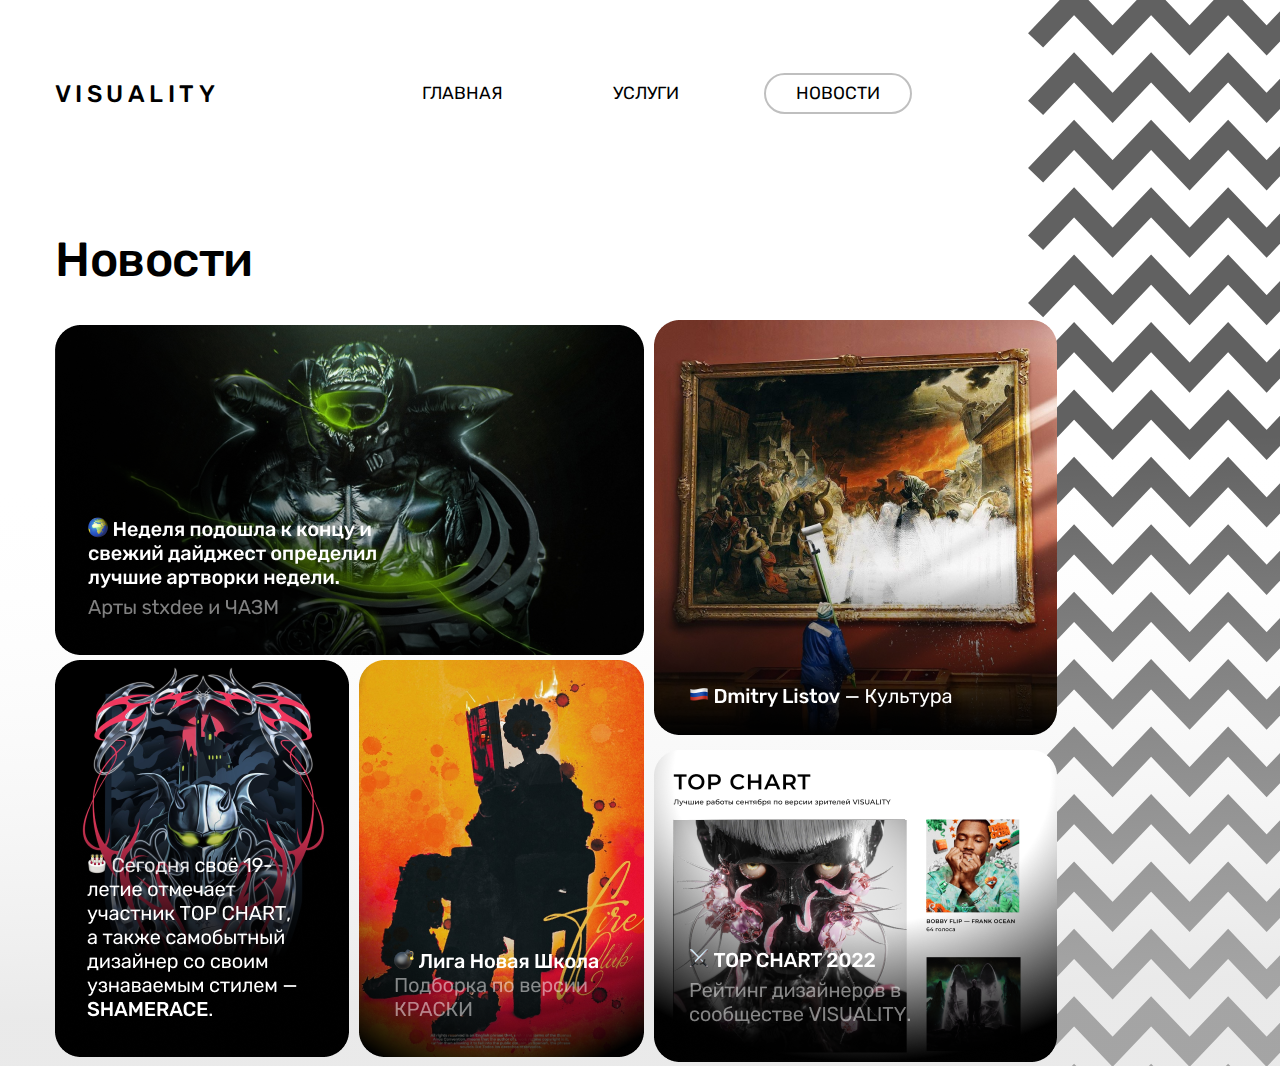
<file: news.html>
<!doctype html><html lang="en"><head><meta charset="UTF-8"><meta http-equiv="X-UA-Compatible" content="IE=edge"><meta name="viewport" content="width=device-width,initial-scale=1"><title>Новости</title><script defer="defer" src="js/main.js"></script><link href="css/style.css" rel="stylesheet"></head><body class="news-page"><header class="header"><div class="container"><nav class="nav"><a href="./index.html" class="nav__logo">visuality</a><ul class="nav__inner"><li class="nav__link"><a href="./index.html">Главная</a></li><li class="nav__link"><a href="./services.html">Услуги</a></li><li class="nav__link"><a href="./news.html">Новости</a></li></ul></nav></div></header><section class="feed"><div class="container feed-container"><h1 class="feed__title">Новости</h1><div class="feed__inner"><div class="feed__left"><a target="_blank" href="https://vk.com/visuality.community" class="feed__link"><img src="./assets/img/stxdee-news.png" alt="Лучшие артворки недели"></a><div class="feed__inner"><a target="_blank" href="https://vk.com/visuality.community" class="feed__link"><img src="./assets/img/shamerace-news.png" alt="День рождение shamerace"></a><a target="_blank" href="https://vk.com/visuality.community" class="feed__link"><img src="./assets/img/kraski-news.png" alt="Подборка Краски"></a></div></div><div class="feed__right"><a target="_blank" href="https://vk.com/visuality.community" class="feed__link"><img src="./assets/img/rasiya-news.png" alt="Дмитрий Листов - Культура"></a><a target="_blank" href="https://vk.com/visuality.community" class="feed__link feed__link-last"><img src="./assets/img/topchart-news.png" alt="Рейтинг дизайнеров"></a></div></div></div></section></body></html>
</file>
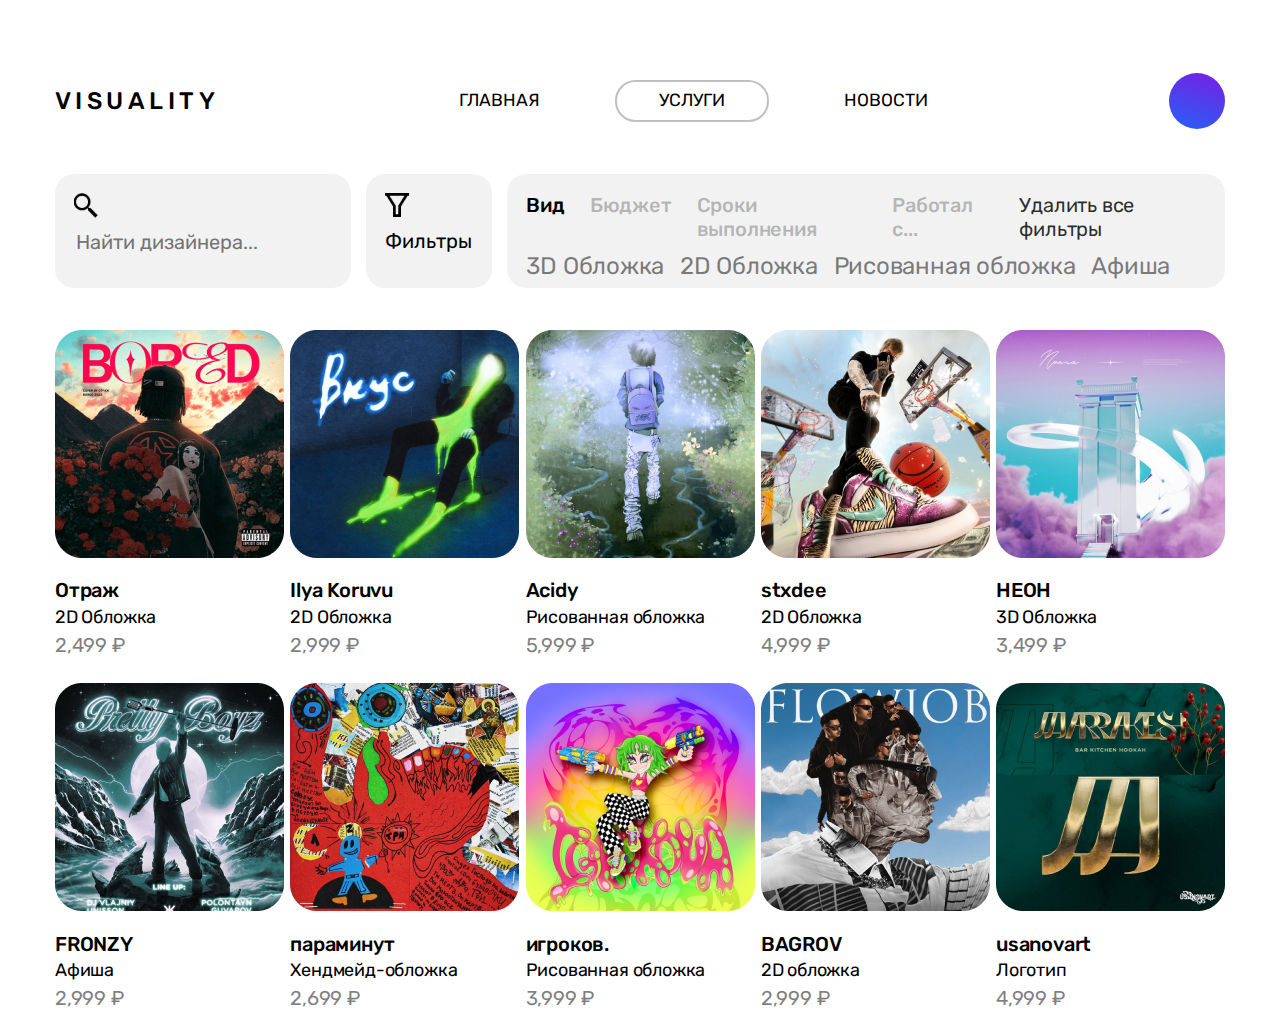
<file: services.html>
<!doctype html><html lang="en"><head><meta charset="UTF-8"><meta http-equiv="X-UA-Compatible" content="IE=edge"><meta name="viewport" content="width=device-width,initial-scale=1"><title>Услуги</title><script defer="defer" src="js/main.js"></script><link href="css/style.css" rel="stylesheet"></head><body class="services-page"><header class="header"><div class="container"><nav class="nav"><a href="./index.html" class="nav__logo">visuality</a><ul class="nav__inner"><li class="nav__link"><a href="./index.html">Главная</a></li><li class="nav__link"><a href="./services.html">Услуги</a></li><li class="nav__link"><a href="./news.html">Новости</a></li></ul><div class="nav__avatar"></div></nav></div></header><section class="panel"><div class="container"><div class="panel__inner"><div class="panel__search panel__block"><img src="./assets/img/search-icon.svg" alt="Иконка поиск"> <input class="panel__search-input" placeholder="Найти дизайнера..."></div><div class="panel__button panel__block"><img src="./assets/img/filter-icon.svg" alt="Иконка фильтр"><p class="panel__filter-title">Фильтры</p></div><div class="panel__filter panel__block"><ul class="panel__filter-top"><li class="panel__parameter panel__parameter--active">Вид</li><li class="panel__parameter">Бюджет</li><li class="panel__parameter">Сроки выполнения</li><li class="panel__parameter">Работал с...</li><li class="panel__parameter panel__parameter--del">Удалить все фильтры</li></ul><ul class="panel__filter-bottom"><li class="panel__parameter">3D Обложка</li><li class="panel__parameter">2D Обложка</li><li class="panel__parameter">Рисованная обложка</li><li class="panel__parameter">Афиша</li></ul></div></div></div></section><section class="products"><div class="container"><div class="products__row"><div class="product"><img src="./assets/img/otraj.png" alt="Обложка артиста Отраж" class="product__image"><h3 class="product__title product__text">Отраж</h3><p class="product__subtitle product__text">2D Обложка</p><span class="product__price">2,499 ₽</span></div><div class="product"><img src="./assets/img/koruvu.png" alt="Обложка артиста Ilya Koruvu" class="product__image"><h3 class="product__title product__text">Ilya Koruvu</h3><p class="product__subtitle product__text">2D Обложка</p><span class="product__price">2,999 ₽</span></div><div class="product"><img src="./assets/img/acidy.png" alt="Обложка артиста Acidy" class="product__image"><h3 class="product__title product__text">Acidy</h3><p class="product__subtitle product__text">Рисованная обложка</p><span class="product__price">5,999 ₽</span></div><div class="product"><img src="./assets/img/stxdee.png" alt="Обложка артиста stxdee" class="product__image"><h3 class="product__title product__text">stxdee</h3><p class="product__subtitle product__text">2D Обложка</p><span class="product__price">4,999 ₽</span></div><div class="product"><img src="./assets/img/neon.png" alt="Обложка артиста НЕОН" class="product__image"><h3 class="product__title product__text">НЕОН</h3><p class="product__subtitle product__text">3D Обложка</p><span class="product__price">3,499 ₽</span></div></div><div class="products__row"><div class="product"><img src="./assets/img/fronzy.png" alt="Обложка артиста FRONZY" class="product__image"><h3 class="product__title product__text">FRONZY</h3><p class="product__subtitle product__text">Афиша</p><span class="product__price">2,999 ₽</span></div><div class="product"><img src="./assets/img/paraminut.png" alt="Обложка артиста параминут" class="product__image"><h3 class="product__title product__text">параминут</h3><p class="product__subtitle product__text">Хендмейд-обложка</p><span class="product__price">2,699 ₽</span></div><div class="product"><img src="./assets/img/igrokov.png" alt="Обложка артиста игроков." class="product__image"><h3 class="product__title product__text">игроков.</h3><p class="product__subtitle product__text">Рисованная обложка</p><span class="product__price">3,999 ₽</span></div><div class="product"><img src="./assets/img/bagrov.png" alt="Обложка артиста BAGROV" class="product__image"><h3 class="product__title product__text">BAGROV</h3><p class="product__subtitle product__text">2D обложка</p><span class="product__price">2,999 ₽</span></div><div class="product"><img src="./assets/img/usanovart.png" alt="Обложка артиста usanovart" class="product__image"><h3 class="product__title product__text">usanovart</h3><p class="product__subtitle product__text">Логотип</p><span class="product__price">4,999 ₽</span></div></div></div></section><section class="product-popup"><div class="container product-popup-container"><div class="product-popup__flex"><div class="product-popup__image-left"><img src="./assets/img/acidy-gallery1.jpg" alt=""></div><div class="product-popup-image-right"><img src="./assets/img/acidy-gallery2.jpg" alt=""> <img src="./assets/img/acidy-gallery3.jpg" alt=""> <img src="./assets/img/acidy-gallery4.jpg" alt=""></div></div><div class="product-popup__flex"><div class="product-popup__text"><h3 class="product-popup__artist-title">Acidy</h3><p class="product-popup__artist-subtitle">Рисованная обложка</p></div><h3 class="product-popup__price">5,999 ₽</h3></div><div class="product-popup__flex"><div class="product-popup__text"><h3 class="product-popup__title">Работал с:</h3><p class="product-popup__subtitle">Lovv66, Smokepurpp, Lil Morty и т.д.</p></div><div class="product-popup__text"><h3 class="product-popup__title">Сроки выполнения:</h3><p class="product-popup__subtitle">Обговариваются индивидуально</p></div></div><div class="product-popup__text"><h3 class="product-popup__title">Описание</h3><p class="product-popup__description">Lorem ipsum, dolor sit amet consectetur adipisicing elit. Ea sit sint ducimus laboriosam quisquam incidunt, minus quaerat hic officiis similique, soluta explicabo? Soluta, fugit eum sapiente accusamus veritatis accusantium saepe.</p></div><div class="product-popup__flex"><button class="product-popup__button">Заказать</button> <a href="https://vk.com/visuality.community"><img src="./assets/img/vk-logo.jpg" alt="Логотип ВКонтакте"></a></div></div></section><div class="form-popup"><div class="container form-popup-container"><img src="./assets/img/close-popup.svg" class="form-popup__close"><p class="form-popup__text">Никнейм / Название бренда</p><input class="form-popup__input"><p class="form-popup__text">Название песни</p><input class="form-popup__input"><p class="form-popup__text">Описание технического задания</p><input class="form-popup__input"><p class="form-popup__text">Ваши контакты</p><input class="form-popup__input"> <button class="form-popup__button">Отправить заявку</button></div></div></body></html>
</file>
<file: css/style.css>
@import url(https://fonts.googleapis.com/css2?family=Rubik:wght@400;500&display=swap);
/*! normalize.css v8.0.1 | MIT License | github.com/necolas/normalize.css */

/* Document
   ========================================================================== */

/**
 * 1. Correct the line height in all browsers.
 * 2. Prevent adjustments of font size after orientation changes in iOS.
 */

html {
  line-height: 1.15; /* 1 */
  -webkit-text-size-adjust: 100%; /* 2 */
}

/* Sections
   ========================================================================== */

/**
 * Remove the margin in all browsers.
 */

body {
  margin: 0;
}

/**
 * Render the `main` element consistently in IE.
 */

main {
  display: block;
}

/**
 * Correct the font size and margin on `h1` elements within `section` and
 * `article` contexts in Chrome, Firefox, and Safari.
 */

h1 {
  font-size: 2em;
  margin: 0.67em 0;
}

/* Grouping content
   ========================================================================== */

/**
 * 1. Add the correct box sizing in Firefox.
 * 2. Show the overflow in Edge and IE.
 */

hr {
  box-sizing: content-box; /* 1 */
  height: 0; /* 1 */
  overflow: visible; /* 2 */
}

/**
 * 1. Correct the inheritance and scaling of font size in all browsers.
 * 2. Correct the odd `em` font sizing in all browsers.
 */

pre {
  font-family: monospace, monospace; /* 1 */
  font-size: 1em; /* 2 */
}

/* Text-level semantics
   ========================================================================== */

/**
 * Remove the gray background on active links in IE 10.
 */

a {
  background-color: transparent;
}

/**
 * 1. Remove the bottom border in Chrome 57-
 * 2. Add the correct text decoration in Chrome, Edge, IE, Opera, and Safari.
 */

abbr[title] {
  border-bottom: none; /* 1 */
  text-decoration: underline; /* 2 */
  text-decoration: underline dotted; /* 2 */
}

/**
 * Add the correct font weight in Chrome, Edge, and Safari.
 */

b,
strong {
  font-weight: bolder;
}

/**
 * 1. Correct the inheritance and scaling of font size in all browsers.
 * 2. Correct the odd `em` font sizing in all browsers.
 */

code,
kbd,
samp {
  font-family: monospace, monospace; /* 1 */
  font-size: 1em; /* 2 */
}

/**
 * Add the correct font size in all browsers.
 */

small {
  font-size: 80%;
}

/**
 * Prevent `sub` and `sup` elements from affecting the line height in
 * all browsers.
 */

sub,
sup {
  font-size: 75%;
  line-height: 0;
  position: relative;
  vertical-align: baseline;
}

sub {
  bottom: -0.25em;
}

sup {
  top: -0.5em;
}

/* Embedded content
   ========================================================================== */

/**
 * Remove the border on images inside links in IE 10.
 */

img {
  border-style: none;
}

/* Forms
   ========================================================================== */

/**
 * 1. Change the font styles in all browsers.
 * 2. Remove the margin in Firefox and Safari.
 */

button,
input,
optgroup,
select,
textarea {
  font-family: inherit; /* 1 */
  font-size: 100%; /* 1 */
  line-height: 1.15; /* 1 */
  margin: 0; /* 2 */
}

/**
 * Show the overflow in IE.
 * 1. Show the overflow in Edge.
 */

button,
input { /* 1 */
  overflow: visible;
}

/**
 * Remove the inheritance of text transform in Edge, Firefox, and IE.
 * 1. Remove the inheritance of text transform in Firefox.
 */

button,
select { /* 1 */
  text-transform: none;
}

/**
 * Correct the inability to style clickable types in iOS and Safari.
 */

button,
[type="button"],
[type="reset"],
[type="submit"] {
  -webkit-appearance: button;
}

/**
 * Remove the inner border and padding in Firefox.
 */

button::-moz-focus-inner,
[type="button"]::-moz-focus-inner,
[type="reset"]::-moz-focus-inner,
[type="submit"]::-moz-focus-inner {
  border-style: none;
  padding: 0;
}

/**
 * Restore the focus styles unset by the previous rule.
 */

button:-moz-focusring,
[type="button"]:-moz-focusring,
[type="reset"]:-moz-focusring,
[type="submit"]:-moz-focusring {
  outline: 1px dotted ButtonText;
}

/**
 * Correct the padding in Firefox.
 */

fieldset {
  padding: 0.35em 0.75em 0.625em;
}

/**
 * 1. Correct the text wrapping in Edge and IE.
 * 2. Correct the color inheritance from `fieldset` elements in IE.
 * 3. Remove the padding so developers are not caught out when they zero out
 *    `fieldset` elements in all browsers.
 */

legend {
  box-sizing: border-box; /* 1 */
  color: inherit; /* 2 */
  display: table; /* 1 */
  max-width: 100%; /* 1 */
  padding: 0; /* 3 */
  white-space: normal; /* 1 */
}

/**
 * Add the correct vertical alignment in Chrome, Firefox, and Opera.
 */

progress {
  vertical-align: baseline;
}

/**
 * Remove the default vertical scrollbar in IE 10+.
 */

textarea {
  overflow: auto;
}

/**
 * 1. Add the correct box sizing in IE 10.
 * 2. Remove the padding in IE 10.
 */

[type="checkbox"],
[type="radio"] {
  box-sizing: border-box; /* 1 */
  padding: 0; /* 2 */
}

/**
 * Correct the cursor style of increment and decrement buttons in Chrome.
 */

[type="number"]::-webkit-inner-spin-button,
[type="number"]::-webkit-outer-spin-button {
  height: auto;
}

/**
 * 1. Correct the odd appearance in Chrome and Safari.
 * 2. Correct the outline style in Safari.
 */

[type="search"] {
  -webkit-appearance: textfield; /* 1 */
  outline-offset: -2px; /* 2 */
}

/**
 * Remove the inner padding in Chrome and Safari on macOS.
 */

[type="search"]::-webkit-search-decoration {
  -webkit-appearance: none;
}

/**
 * 1. Correct the inability to style clickable types in iOS and Safari.
 * 2. Change font properties to `inherit` in Safari.
 */

::-webkit-file-upload-button {
  -webkit-appearance: button; /* 1 */
  font: inherit; /* 2 */
}

/* Interactive
   ========================================================================== */

/*
 * Add the correct display in Edge, IE 10+, and Firefox.
 */

details {
  display: block;
}

/*
 * Add the correct display in all browsers.
 */

summary {
  display: list-item;
}

/* Misc
   ========================================================================== */

/**
 * Add the correct display in IE 10+.
 */

template {
  display: none;
}

/**
 * Add the correct display in IE 10.
 */

[hidden] {
  display: none;
}

body{overflow-x:hidden}.container{max-width:1450px;padding:0 15px;margin:0 auto;width:100%}li{list-style:none}ul{padding:0;margin:0}a{text-decoration:none;color:#000}@media only screen and (max-width: 1400px){.container{max-width:1170px}}@media only screen and (max-width: 1200px){.container{max-width:960px}}@media only screen and (max-width: 992px){.container{max-width:739px}}@media only screen and (max-width: 768px){.container{max-width:550px}}.main-page{height:100vh;padding-bottom:300px;background-image:url(../assets/img/main-bg.jpg);background-position:center top;background-repeat:no-repeat;background-size:cover}.header{padding-top:73px}.nav{display:flex;align-items:center}.nav__logo{font-family:"Rubik";font-weight:500;text-transform:uppercase;font-size:24px;line-height:28px;letter-spacing:.185em}@media only screen and (max-width: 992px){.nav__logo{font-size:1.3rem}}@media only screen and (max-width: 768px){.nav__logo{display:block;margin:0 auto;font-size:2rem}}.nav__inner{margin:0 auto;align-items:center;display:flex}@media only screen and (max-width: 768px){.nav__inner{display:none}}.nav__link{font-family:"Rubik";text-transform:uppercase;margin-right:110px;font-weight:400;font-size:20px;line-height:97.5%}@media only screen and (max-width: 1400px){.nav__link{font-size:1.1rem}}@media only screen and (max-width: 1200px){.nav__link{margin-right:60px}}@media only screen and (max-width: 992px){.nav__link{font-size:.9rem}}.nav__link:first-child{margin-right:75px;padding:10px 35px;border:2px solid rgba(0,0,0,.25);border-radius:20.5px}@media only screen and (max-width: 1200px){.nav__link:first-child{margin-right:35px}}.main{margin-top:260px}.main__title{max-width:55%;font-family:"Rubik";font-weight:500;font-size:64px;letter-spacing:-0.01em}@media only screen and (max-width: 1400px){.main__title{font-size:3rem;max-width:50%}}@media only screen and (max-width: 992px){.main__title{font-size:2.3rem;max-width:50%}}.main__subtitle{font-family:"Rubik";font-weight:400;margin-top:-20px;font-size:32px;letter-spacing:-0.01em;color:rgba(0,0,0,.71)}@media only screen and (max-width: 1400px){.main__subtitle{font-size:1.6rem}}@media only screen and (max-width: 992px){.main__subtitle{font-size:1.3rem;margin-top:-10px}}.main__button{cursor:pointer;display:block;border:none;text-align:center;font-family:"Rubik";font-weight:400;font-size:32px;margin-top:33px;color:#000;width:344px;height:63px;background:#e8e8e8;border-radius:31.5px}@media only screen and (max-width: 1400px){.main__button{font-size:1.5rem;width:260px;height:47px}}@media only screen and (max-width: 992px){.main__button{font-size:1.2rem;width:220px;height:40px}}.services-page .nav__link:nth-child(2){margin-right:75px;padding:10px 42px;border:2px solid rgba(0,0,0,.25);border-radius:20.5px}.services-page .nav__link:first-child{padding:0;border:0;border-radius:0}.services-page .nav__link:last-child{margin:0}.nav__avatar{display:block;cursor:pointer;width:56px;height:56px;background:linear-gradient(198.7deg, #7620E3 2.04%, #0779FF 137.36%);border-radius:50%}.panel{margin-top:45px;font-family:"Rubik"}.panel__inner{gap:15px;display:flex;flex-direction:row}.panel__block{padding-left:19px;padding-bottom:8px;padding-top:19px;background:#f2f2f2;border-radius:19px}.panel__search{width:25%}.panel__search-input{margin-top:8px;display:block;border:0;background:0;outline:0;font-weight:400;font-size:20px}.panel__button{width:10%}.panel__filter-title{line-height:1%;font-size:20px}.panel__filter{width:65%}.panel__filter-top{display:flex;gap:25px}.panel__filter-top .panel__parameter{cursor:pointer;font-weight:500;font-size:20px;line-height:24px;letter-spacing:-0.01em;color:rgba(0,0,0,.25)}.panel__filter-top .panel__parameter--active{color:#000}.panel__filter-top .panel__parameter--del{margin-left:auto;margin-right:19px;font-weight:400;color:rgba(0,0,0,.83)}.panel__filter-bottom{margin-top:11px;display:flex;gap:16px}.panel__filter-bottom .panel__parameter{cursor:pointer;font-weight:400;font-size:24px;line-height:28px;letter-spacing:-0.01em;color:rgba(0,0,0,.5)}.products{margin-top:42px}.products__row{display:flex;margin-top:27px;justify-content:space-between}.products__row:first-child{margin-top:0}.product{cursor:pointer;font-family:"Rubik"}.product__text{font-weight:500;font-size:20px;line-height:88.5%;letter-spacing:-0.01em;color:#000}.product__subtitle{margin:-10px 0 10px 0;font-size:18px;font-weight:400}.product__price{font-weight:400;font-size:20px;line-height:97.5%;letter-spacing:-0.01em;color:rgba(0,0,0,.5)}.product-popup.active-popup,.form-popup.active-popup{display:flex;pointer-events:all;transition:.5s all}.product-popup{transition:.5s all;position:fixed;display:none;flex-direction:column;align-items:center;justify-content:center;top:0;left:0;width:100%;height:100vh;background-color:rgba(0,0,0,.7)}.product-popup-container{background:#fff;width:490px;border-radius:29px;padding-left:35px;padding-top:25px;padding-right:35px;padding-bottom:24px}.product-popup-container img{cursor:pointer;border-radius:27px}.product-popup__artist-title{font-family:"Rubik";font-weight:500;font-size:24px;margin-top:23px;line-height:88.5%;letter-spacing:-0.01em;color:#000}.product-popup__artist-subtitle{font-family:"Rubik";font-weight:400;max-width:50%;margin-top:-17px;font-size:20px;letter-spacing:-0.01em;color:rgba(0,0,0,.99)}.product-popup__title{font-family:"Rubik";font-weight:500;font-size:20px;line-height:14px;letter-spacing:-0.01em;color:#000}.product-popup__subtitle{max-width:65%;font-family:"Rubik";font-weight:400;font-size:16px;margin-top:-10px;line-height:19px;letter-spacing:-0.01em;color:rgba(0,0,0,.5)}.product-popup__description{font-family:"Rubik";font-weight:400;font-size:16px;margin-top:-10px;line-height:19px;letter-spacing:-0.01em;color:rgba(0,0,0,.5)}.product-popup__price{margin:0;font-family:"Rubik";font-weight:400;font-size:64px;line-height:97.5%;letter-spacing:-0.01em;color:#5b5b5b;margin-left:auto}.product-popup__button{cursor:pointer;width:129px;height:42px;background:#f2f2f2;border-radius:10px;border:0;font-weight:500;font-family:"Rubik";font-size:20px;line-height:63%;letter-spacing:-0.01em;color:#000;margin-right:5px}.product-popup__flex{display:flex;gap:5px;align-items:center}.product-popup__flex:nth-child(3){margin-top:-15px}.product-popup__flex:last-child{margin-top:25px}.form-popup{position:fixed;display:none;flex-direction:column;align-items:center;justify-content:center;top:0;left:0;width:100%;height:100vh;background-color:rgba(0,0,0,.7)}.form-popup-container{background:#fff;width:604px;border-radius:37px;padding:35px 58px}.form-popup__close{cursor:pointer;margin-left:auto;display:block}.form-popup__text{font-family:"Rubik";font-weight:400;font-size:18px;line-height:19px;letter-spacing:-0.01em;color:#000}.form-popup__input{width:93%;height:35px;background:#b6b6b6;border-radius:5px;border:0;outline:none;font-family:"Rubik";padding-left:20px;padding-top:3px;padding-bottom:3px}.form-popup__button{cursor:pointer;outline:none;background:#2958ff;border-radius:5px;width:180px;height:39px;border:0;font-weight:500;font-size:15px;font-family:"Rubik";line-height:18px;letter-spacing:-0.01em;color:#fff;margin:0 auto;display:block;margin-top:35px}.news-page{background-image:url(../assets/img/news-bg.svg);background-position:center top;background-repeat:no-repeat;background-size:cover}.news-page .nav__link:nth-child(3){padding:10px 30px;border:2px solid rgba(0,0,0,.25);border-radius:20.5px}.news-page .nav__link:first-child,.news-page .nav__link:nth-child(2){margin-right:110px;padding:0;border:0;border-radius:0}.news-page .nav__link:nth-child(2){margin-right:85px}.feed{padding-top:85px}.feed__inner{display:flex;gap:10px;align-items:center}.feed__title{font-family:"Rubik";font-weight:500;font-size:48px;line-height:57px;letter-spacing:-0.01em;color:#000}.feed__right{display:flex;flex-direction:column;gap:10px}
</file>
